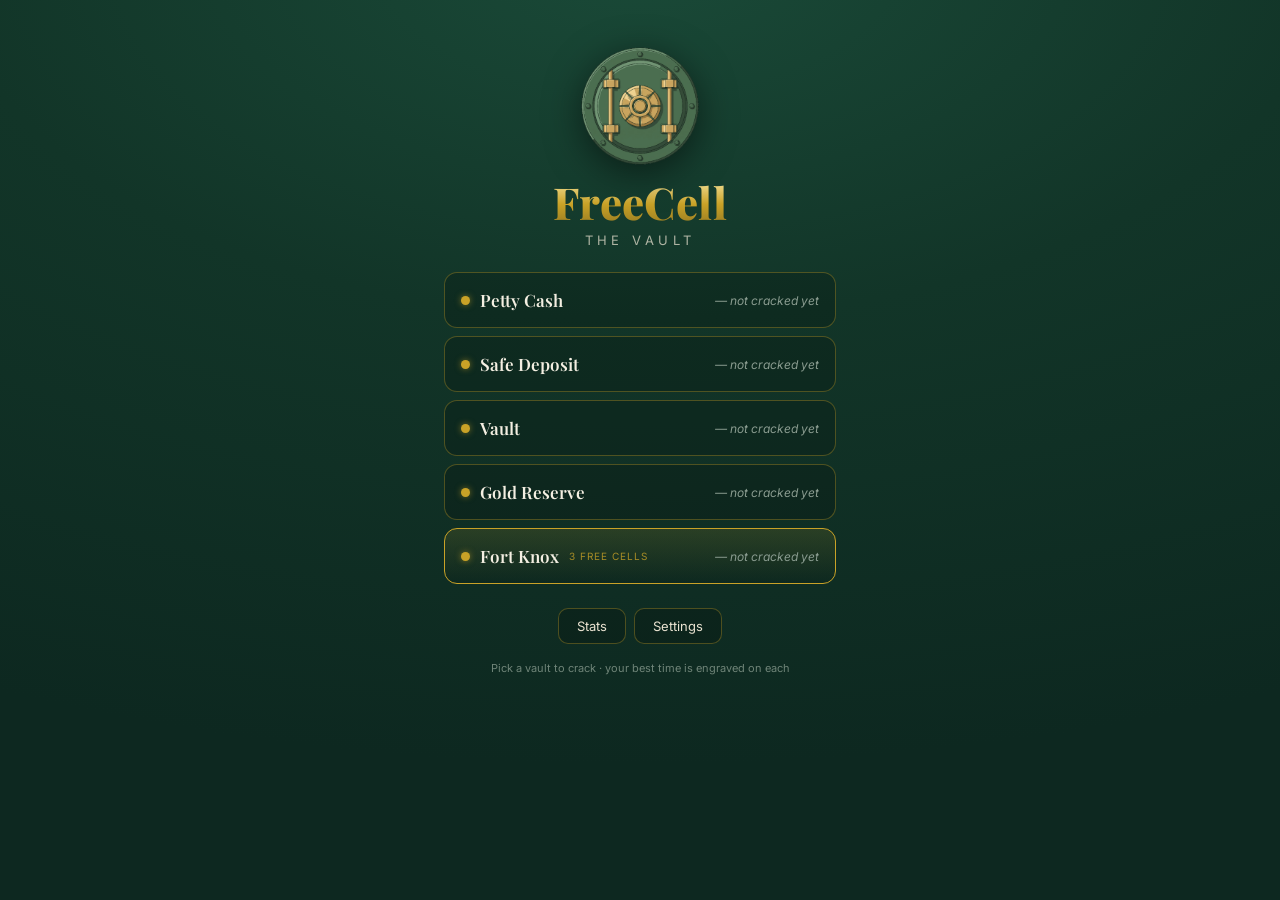
<file: index.html>
<!DOCTYPE html>
<html lang="en">
<head>
<meta charset="UTF-8">
<meta name="viewport" content="width=device-width, initial-scale=1, viewport-fit=cover, user-scalable=no">
<title>FreeCell · The Vault</title>
<meta name="theme-color" content="#123528">
<meta name="apple-mobile-web-app-capable" content="yes">
<meta name="apple-mobile-web-app-status-bar-style" content="black-translucent">
<meta name="apple-mobile-web-app-title" content="The Vault">
<link rel="apple-touch-icon" href="icons/icon-180.png">
<link rel="manifest" href="manifest.json">
<link rel="preconnect" href="https://fonts.googleapis.com">
<link rel="preconnect" href="https://fonts.gstatic.com" crossorigin>
<link href="https://fonts.googleapis.com/css2?family=Playfair+Display:wght@600;700;800&family=Inter:wght@400;500;600;700&display=swap" rel="stylesheet">
<link rel="stylesheet" href="style.css">
</head>
<body>

<!-- ============================ START SCREEN ============================ -->
<section id="startScreen" class="screen">
  <div class="start-inner">
    <img id="emblem" class="emblem" src="vault-emblem.png" alt="Vault emblem" draggable="false">
    <h1 class="title">FreeCell</h1>
    <div class="subtitle">The Vault</div>

    <button id="continueBtn" class="continue" hidden>
      <span class="c-l"><span class="c-k">Continue</span><span id="continueDesc" class="c-v">—</span></span>
      <span class="c-go">▶</span>
    </button>

    <div id="tierList" class="tiers"><!-- tiers injected by app.js --></div>

    <div class="start-foot">
      <button id="statsBtn" class="ghost-btn">Stats</button>
      <button id="settingsBtn" class="ghost-btn">Settings</button>
    </div>
    <div class="footnote">Pick a vault to crack · your best time is engraved on each</div>
  </div>
</section>

<!-- ============================ GAME SCREEN ============================ -->
<section id="gameScreen" class="screen" hidden>
  <header class="hud">
    <button id="backBtn" class="ico" title="Menu" aria-label="Menu">‹</button>
    <div class="hud-mid">
      <div id="hudTier" class="hud-tier">Vault</div>
      <div class="hud-stats"><span id="hudTime">0:00</span><span class="dotsep">·</span><span id="hudMoves">0 moves</span></div>
    </div>
    <div class="hud-right">
      <button id="undoBtn" class="ico" title="Undo" aria-label="Undo" disabled>↶</button>
      <button id="menuBtn" class="ico" title="More" aria-label="More">⋯</button>
    </div>
  </header>

  <div id="boardWrap">
    <div id="board"><!-- slots + cards positioned by app.js --></div>
  </div>

  <div class="actionbar">
    <button id="autoBtn" class="act">⤴ Auto</button>
    <button id="hintBtn" class="act">Hint</button>
    <button id="newDealBtn" class="act">New deal</button>
    <button id="restartBtn" class="act">Restart</button>
  </div>

  <canvas id="winCanvas"></canvas>
  <div id="winBanner" class="winbanner" hidden>
    <div class="wb-big">Vault Cracked</div>
    <div id="wbSub" class="wb-sub">Vault · 0:00</div>
    <div id="wbRecord" class="wb-rec" hidden>★ New vault record</div>
    <button id="wbContinue" class="wb-btn">Back to vaults</button>
  </div>
</section>

<!-- ============================ MENU SHEET ============================ -->
<div id="sheet" class="sheet" hidden>
  <div class="sheet-card" id="sheetCard">
    <div class="sheet-handle"></div>
    <div id="sheetBody"></div>
    <button id="sheetClose" class="sheet-close">Close</button>
  </div>
</div>

<!-- toast -->
<div id="toast" class="toast" hidden></div>

<script src="game.js"></script>
<script src="solver.js"></script>
<script src="deals.js"></script>
<script src="app.js"></script>
</body>
</html>
</file>
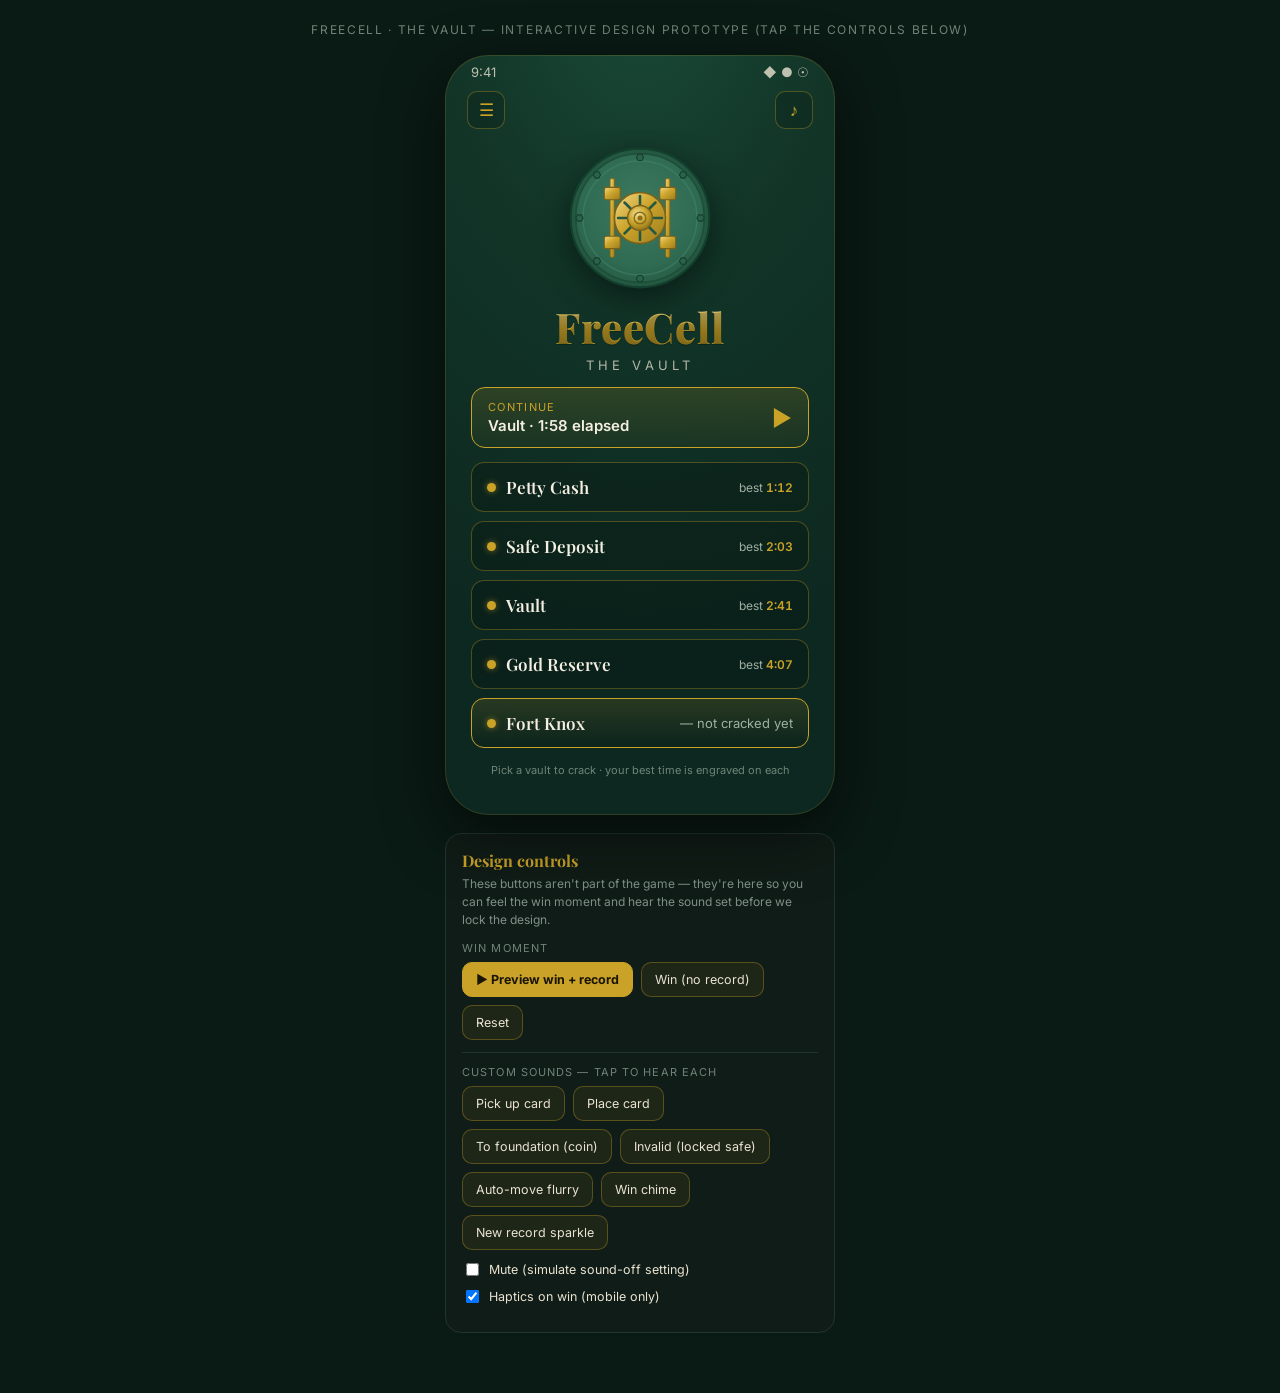
<file: freecell-vault-prototype.html>
<!DOCTYPE html>
<html lang="en">
<head>
<meta charset="UTF-8">
<meta name="viewport" content="width=device-width, initial-scale=1.0, maximum-scale=1.0, user-scalable=no">
<title>FreeCell · The Vault — design prototype</title>
<link href="https://fonts.googleapis.com/css2?family=Playfair+Display:wght@600;700;800&family=Inter:wght@400;500;600;700&display=swap" rel="stylesheet">
<style>
  :root{
    --bg:#123528; --bg-2:#0d2820; --brass:#C9A227; --brass-dim:#9c7f22;
    --cream:#F4EFE2; --red:#B03A2E; --hud:#EAE3D1; --ink:#16130c;
    --line:rgba(201,162,39,.35);
    --s1:4px; --s2:8px; --s3:16px; --s4:24px; --s5:32px;
  }
  *{box-sizing:border-box; -webkit-tap-highlight-color:transparent;}
  body{
    margin:0; background:#0a1a14; color:var(--hud);
    font-family:'Inter',-apple-system,sans-serif;
    display:flex; flex-direction:column; align-items:center; gap:18px;
    padding:22px 14px 60px; min-height:100vh;
  }
  .wrap-label{font-size:12px; letter-spacing:.14em; text-transform:uppercase; color:#6f8478;}

  /* ===== PHONE FRAME ===== */
  .phone{
    width:390px; max-width:100%; height:760px; border-radius:44px;
    background:
      radial-gradient(120% 90% at 50% -10%, #1a4a38 0%, var(--bg) 42%, var(--bg-2) 100%);
    box-shadow:0 20px 60px rgba(0,0,0,.55), inset 0 0 0 1px rgba(201,162,39,.18);
    position:relative; overflow:hidden; display:flex; flex-direction:column;
  }
  .statusbar{height:34px; display:flex; align-items:center; justify-content:space-between;
    padding:0 26px; font-size:13px; color:var(--hud); opacity:.8; flex:none;}
  .topbar{display:flex; align-items:center; justify-content:space-between; padding:2px 22px 0; flex:none;}
  .icobtn{width:38px;height:38px;border-radius:10px;border:1px solid var(--line);
    background:rgba(0,0,0,.15); color:var(--brass); display:flex;align-items:center;justify-content:center;
    font-size:17px; cursor:pointer;}
  .screen{flex:1; display:flex; flex-direction:column; align-items:center; padding:6px 26px 26px; overflow:hidden;}

  /* ===== VAULT EMBLEM ===== */
  .vault{ width:146px; height:146px; margin:10px 0 4px; display:block;
    filter:drop-shadow(0 8px 16px rgba(0,0,0,.45)); }

  .title{font-family:'Playfair Display',serif; font-weight:800; font-size:42px; letter-spacing:.02em;
    color:transparent; background:linear-gradient(180deg,#f4e29a,var(--brass) 55%,#9c7f22);
    -webkit-background-clip:text; background-clip:text; margin:4px 0 0;
    text-shadow:0 1px 0 rgba(0,0,0,.25);}
  .subtitle{font-size:13px; letter-spacing:.32em; text-transform:uppercase; color:var(--hud); opacity:.75; margin:2px 0 14px;}

  /* ===== CONTINUE ===== */
  .continue{width:100%; border:1px solid var(--brass); border-radius:14px;
    background:linear-gradient(180deg, rgba(201,162,39,.16), rgba(201,162,39,.05));
    padding:12px 16px; display:flex; align-items:center; justify-content:space-between;
    margin-bottom:14px; cursor:pointer;}
  .continue .l{display:flex; flex-direction:column; gap:2px;}
  .continue .k{font-size:11px; letter-spacing:.12em; text-transform:uppercase; color:var(--brass);}
  .continue .v{font-size:15px; color:var(--cream); font-weight:600;}
  .continue .go{font-size:22px; color:var(--brass);}

  /* ===== DIFFICULTY TIERS ===== */
  .tiers{width:100%; display:flex; flex-direction:column; gap:9px;}
  .tier{position:relative; width:100%; border:1px solid var(--line); border-radius:13px;
    background:rgba(0,0,0,.18); padding:13px 15px; display:flex; align-items:center; justify-content:space-between;
    cursor:pointer; transition:transform .12s ease, border-color .12s ease, background .12s ease;}
  .tier:active{transform:scale(.98);}
  .tier .name{display:flex; align-items:center; gap:10px;}
  .tier .dot{width:9px;height:9px;border-radius:50%; background:var(--brass); flex:none; box-shadow:0 0 6px rgba(201,162,39,.6);}
  .tier .nm{font-family:'Playfair Display',serif; font-size:17px; color:var(--cream); font-weight:600;}
  .tier .best{font-size:12px; color:#9fb0a4;}
  .tier .best b{color:var(--brass); font-weight:600; font-variant-numeric:tabular-nums;}
  .tier[data-locked] .nm{opacity:.6;}
  .tier .lock{font-size:13px; color:#9fb0a4;}
  /* the five tiers get progressively richer accent */
  .tier.t5{border-color:var(--brass); background:linear-gradient(180deg, rgba(201,162,39,.14), rgba(0,0,0,.1));}

  .footnote{margin-top:14px; font-size:11px; color:#6f8478; text-align:center; line-height:1.5;}

  /* ===== WIN OVERLAY ===== */
  #winCanvas{position:absolute; inset:0; width:100%; height:100%; z-index:40; display:none; pointer-events:none;}
  .winbanner{position:absolute; z-index:41; top:120px; left:0; right:0; text-align:center; display:none;
    pointer-events:none;}
  .winbanner .big{font-family:'Playfair Display',serif; font-weight:800; font-size:38px;
    color:transparent; background:linear-gradient(180deg,#f4e29a,var(--brass) 60%,#9c7f22);
    -webkit-background-clip:text; background-clip:text; filter:drop-shadow(0 2px 8px rgba(0,0,0,.5));}
  .winbanner .sub{font-size:14px; letter-spacing:.2em; text-transform:uppercase; color:var(--cream); margin-top:4px;}
  .winbanner .rec{display:inline-block; margin-top:10px; font-size:12px; letter-spacing:.1em;
    color:#0e2c22; background:var(--brass); padding:5px 12px; border-radius:20px; font-weight:700;}

  /* ===== DESIGN CONTROLS (not part of the game UI) ===== */
  .controls{width:390px; max-width:100%; background:#101c17; border:1px solid #22352c; border-radius:16px;
    padding:16px; }
  .controls h3{margin:0 0 4px; font-family:'Playfair Display',serif; font-size:16px; color:var(--brass); font-weight:700;}
  .controls .hint{font-size:12px; color:#7f9187; margin:0 0 12px; line-height:1.5;}
  .row{display:flex; flex-wrap:wrap; gap:8px; margin-bottom:10px;}
  .btn{border:1px solid var(--line); background:rgba(201,162,39,.08); color:var(--hud);
    padding:9px 13px; border-radius:10px; font-size:12.5px; cursor:pointer; font-family:inherit;}
  .btn:active{transform:scale(.97);}
  .btn.primary{background:var(--brass); color:#1a1405; border-color:var(--brass); font-weight:700;}
  .toggle{display:flex; align-items:center; gap:7px; font-size:12.5px; color:var(--hud);}
  .divider{height:1px; background:#22352c; margin:12px 0;}
  .clab{font-size:11px; letter-spacing:.1em; text-transform:uppercase; color:#6f8478; margin:0 0 7px;}
</style>
</head>
<body>

  <div class="wrap-label">FreeCell · The Vault — interactive design prototype (tap the controls below)</div>

  <!-- ============ PHONE ============ -->
  <div class="phone" id="phone">
    <div class="statusbar"><span>9:41</span><span>&#9670; &#9679; &#9737;</span></div>
    <div class="topbar">
      <div class="icobtn" title="Stats">&#9776;</div>
      <div class="icobtn" id="soundIco" title="Sound">&#9834;</div>
    </div>

    <div class="screen">
      <svg class="vault" viewBox="0 0 200 200" xmlns="http://www.w3.org/2000/svg" role="img" aria-label="Vault door">
        <defs>
          <radialGradient id="vgFace" cx="50%" cy="42%" r="65%">
            <stop offset="0%" stop-color="#3c7a60"/><stop offset="70%" stop-color="#2f6b52"/><stop offset="100%" stop-color="#255840"/>
          </radialGradient>
          <linearGradient id="vgBrass" x1="0" y1="0" x2="1" y2="1">
            <stop offset="0%" stop-color="#f0d888"/><stop offset="45%" stop-color="#cda52c"/><stop offset="100%" stop-color="#9c7d1e"/>
          </linearGradient>
          <radialGradient id="vgHub" cx="40%" cy="35%" r="70%">
            <stop offset="0%" stop-color="#f4e29a"/><stop offset="55%" stop-color="#c9a227"/><stop offset="100%" stop-color="#8a6f1c"/>
          </radialGradient>
        </defs>
        <!-- door body -->
        <circle cx="100" cy="100" r="95" fill="#255840" stroke="#123f2e" stroke-width="3"/>
        <circle cx="100" cy="100" r="88" fill="url(#vgFace)" stroke="#1c4e3a" stroke-width="2"/>
        <circle cx="100" cy="100" r="78" fill="none" stroke="#3f8168" stroke-width="2" opacity=".7"/>
        <!-- hex bolts around rim -->
        <g fill="#2a6349" stroke="#153f2e" stroke-width="1.5">
          <polygon points="5,0 2.5,4.33 -2.5,4.33 -5,0 -2.5,-4.33 2.5,-4.33" transform="translate(100,17)"/>
          <polygon points="5,0 2.5,4.33 -2.5,4.33 -5,0 -2.5,-4.33 2.5,-4.33" transform="translate(159,41)"/>
          <polygon points="5,0 2.5,4.33 -2.5,4.33 -5,0 -2.5,-4.33 2.5,-4.33" transform="translate(183,100)"/>
          <polygon points="5,0 2.5,4.33 -2.5,4.33 -5,0 -2.5,-4.33 2.5,-4.33" transform="translate(159,159)"/>
          <polygon points="5,0 2.5,4.33 -2.5,4.33 -5,0 -2.5,-4.33 2.5,-4.33" transform="translate(100,183)"/>
          <polygon points="5,0 2.5,4.33 -2.5,4.33 -5,0 -2.5,-4.33 2.5,-4.33" transform="translate(41,159)"/>
          <polygon points="5,0 2.5,4.33 -2.5,4.33 -5,0 -2.5,-4.33 2.5,-4.33" transform="translate(17,100)"/>
          <polygon points="5,0 2.5,4.33 -2.5,4.33 -5,0 -2.5,-4.33 2.5,-4.33" transform="translate(41,41)"/>
        </g>
        <!-- vertical locking bars + clamps -->
        <g stroke="#7a611a">
          <rect x="59" y="46" width="6" height="108" rx="2" fill="url(#vgBrass)" stroke-width="1.2"/>
          <rect x="135" y="46" width="6" height="108" rx="2" fill="url(#vgBrass)" stroke-width="1.2"/>
          <rect x="51" y="58" width="22" height="17" rx="3" fill="url(#vgBrass)" stroke-width="1.6"/>
          <rect x="51" y="125" width="22" height="17" rx="3" fill="url(#vgBrass)" stroke-width="1.6"/>
          <rect x="127" y="58" width="22" height="17" rx="3" fill="url(#vgBrass)" stroke-width="1.6"/>
          <rect x="127" y="125" width="22" height="17" rx="3" fill="url(#vgBrass)" stroke-width="1.6"/>
        </g>
        <!-- central spoked wheel -->
        <circle cx="100" cy="100" r="35" fill="url(#vgBrass)" stroke="#7a611a" stroke-width="2"/>
        <g stroke="#255840" stroke-width="3.5" stroke-linecap="round">
          <line x1="100" y1="70" x2="100" y2="130"/>
          <line x1="70" y1="100" x2="130" y2="100"/>
          <g transform="rotate(45 100 100)"><line x1="100" y1="70" x2="100" y2="130"/><line x1="70" y1="100" x2="130" y2="100"/></g>
        </g>
        <circle cx="100" cy="100" r="17" fill="url(#vgHub)" stroke="#7a611a" stroke-width="2"/>
        <circle cx="100" cy="100" r="8" fill="none" stroke="#8a6f1c" stroke-width="2"/>
        <circle cx="100" cy="100" r="3.5" fill="#8a6f1c"/>
      </svg>
      <div class="title">FreeCell</div>
      <div class="subtitle">The Vault</div>

      <div class="continue" onclick="flash(this)">
        <div class="l"><span class="k">Continue</span><span class="v">Vault &middot; 1:58 elapsed</span></div>
        <div class="go">&#9654;</div>
      </div>

      <div class="tiers">
        <div class="tier" onclick="pickTier(this,1)"><div class="name"><span class="dot"></span><span class="nm">Petty Cash</span></div><span class="best">best <b>1:12</b></span></div>
        <div class="tier" onclick="pickTier(this,2)"><div class="name"><span class="dot"></span><span class="nm">Safe Deposit</span></div><span class="best">best <b>2:03</b></span></div>
        <div class="tier" onclick="pickTier(this,3)"><div class="name"><span class="dot"></span><span class="nm">Vault</span></div><span class="best">best <b>2:41</b></span></div>
        <div class="tier" onclick="pickTier(this,4)"><div class="name"><span class="dot"></span><span class="nm">Gold Reserve</span></div><span class="best">best <b>4:07</b></span></div>
        <div class="tier t5" onclick="pickTier(this,5)"><div class="name"><span class="dot"></span><span class="nm">Fort Knox</span></div><span class="best"><span class="lock">— not cracked yet</span></span></div>
      </div>

      <div class="footnote">Pick a vault to crack &middot; your best time is engraved on each</div>
    </div>

    <canvas id="winCanvas"></canvas>
    <div class="winbanner" id="winBanner">
      <div class="big">Vault Cracked</div>
      <div class="sub">Fort Knox &middot; 3:24</div>
      <div class="rec" id="recPill">&#9733; New vault record</div>
    </div>
  </div>

  <!-- ============ DESIGN CONTROLS ============ -->
  <div class="controls">
    <h3>Design controls</h3>
    <p class="hint">These buttons aren't part of the game — they're here so you can feel the win moment and hear the sound set before we lock the design.</p>

    <p class="clab">Win moment</p>
    <div class="row">
      <button class="btn primary" onclick="playWin(true)">&#9654; Preview win + record</button>
      <button class="btn" onclick="playWin(false)">Win (no record)</button>
      <button class="btn" onclick="stopWin()">Reset</button>
    </div>

    <div class="divider"></div>

    <p class="clab">Custom sounds — tap to hear each</p>
    <div class="row">
      <button class="btn" onclick="sfx.pickup()">Pick up card</button>
      <button class="btn" onclick="sfx.place()">Place card</button>
      <button class="btn" onclick="sfx.foundation()">To foundation (coin)</button>
      <button class="btn" onclick="sfx.invalid()">Invalid (locked safe)</button>
      <button class="btn" onclick="sfx.cascade()">Auto-move flurry</button>
      <button class="btn" onclick="sfx.win()">Win chime</button>
      <button class="btn" onclick="sfx.record()">New record sparkle</button>
    </div>
    <div class="row">
      <label class="toggle"><input type="checkbox" id="muteChk"> Mute (simulate sound-off setting)</label>
      <label class="toggle"><input type="checkbox" id="hapticChk" checked> Haptics on win (mobile only)</label>
    </div>
  </div>

<script>
/* ================= SOUND (WebAudio, synthesized — no files, works offline) ================= */
let AC=null;
function ac(){ if(!AC){ AC=new (window.AudioContext||window.webkitAudioContext)(); } if(AC.state==='suspended') AC.resume(); return AC; }
function muted(){ return document.getElementById('muteChk').checked; }
function tone(freq,dur,type='sine',vol=0.18,when=0,slideTo=null){
  if(muted()) return;
  const c=ac(), t=c.currentTime+when;
  const o=c.createOscillator(), g=c.createGain();
  o.type=type; o.frequency.setValueAtTime(freq,t);
  if(slideTo) o.frequency.exponentialRampToValueAtTime(slideTo,t+dur);
  g.gain.setValueAtTime(0.0001,t);
  g.gain.exponentialRampToValueAtTime(vol,t+0.008);
  g.gain.exponentialRampToValueAtTime(0.0001,t+dur);
  o.connect(g).connect(c.destination); o.start(t); o.stop(t+dur+0.02);
}
function noise(dur,vol=0.15,when=0,lp=1800){
  if(muted()) return;
  const c=ac(), t=c.currentTime+when;
  const n=Math.floor(c.sampleRate*dur), buf=c.createBuffer(1,n,c.sampleRate), d=buf.getChannelData(0);
  for(let i=0;i<n;i++) d[i]=(Math.random()*2-1)*(1-i/n);
  const s=c.createBufferSource(); s.buffer=buf;
  const f=c.createBiquadFilter(); f.type='lowpass'; f.frequency.value=lp;
  const g=c.createGain(); g.gain.setValueAtTime(vol,t); g.gain.exponentialRampToValueAtTime(0.0001,t+dur);
  s.connect(f).connect(g).connect(c.destination); s.start(t); s.stop(t+dur+0.02);
}
const sfx={
  pickup(){ tone(520,0.09,'triangle',0.12,0,660); },                 // soft upward slide
  place(){ noise(0.05,0.10,0,2600); tone(300,0.05,'square',0.05); }, // felt clack
  foundation(){ tone(1180,0.10,'sine',0.14); tone(1560,0.12,'sine',0.10,0.04); }, // two coin pings
  invalid(){ tone(150,0.16,'sawtooth',0.10,0,110); noise(0.06,0.06,0,500); },      // locked-safe thunk
  cascade(){ for(let i=0;i<6;i++) tone(900+i*120,0.05,'sine',0.07,i*0.05); },       // coin flurry
  win(){                                                                            // vault door + chime
    noise(0.5,0.18,0,320);                                  // heavy door
    const notes=[392,523,659,784,1047];                     // G major arpeggio up
    notes.forEach((f,i)=>tone(f,0.5,'triangle',0.13,0.12+i*0.09));
  },
  record(){ const n=[1047,1319,1568,2093]; n.forEach((f,i)=>tone(f,0.35,'sine',0.10,i*0.07)); }
};
document.getElementById('soundIco').addEventListener('click',()=>sfx.foundation());

/* ================= HOME SCREEN INTERACTIONS ================= */
function flash(el){ el.style.borderColor='#f4e29a'; sfx.pickup(); setTimeout(()=>el.style.borderColor='',180); }
function pickTier(el,n){
  document.querySelectorAll('.tier').forEach(t=>t.style.borderColor='');
  el.style.borderColor='var(--brass)';
  el.style.background='linear-gradient(180deg, rgba(201,162,39,.22), rgba(0,0,0,.1))';
  sfx.place();
  setTimeout(()=>{ if(!el.classList.contains('t5')) el.style.background=''; },600);
}

/* ================= WIN CARD CASCADE ================= */
const cv=document.getElementById('winCanvas'), banner=document.getElementById('winBanner');
let ctx, cards=[], raf=null, spawnTimer=0, spawnIdx=0, running=false;
const SUITS=[{s:'♠',r:false},{s:'♥',r:true},{s:'♦',r:true},{s:'♣',r:false}];
const RANKS=['A','K','Q','J','10','9','8','7'];
function sizeCanvas(){ const r=document.getElementById('phone').getBoundingClientRect();
  cv.width=r.width; cv.height=r.height; }
function drawCard(c){
  const w=34,h=46;
  ctx.save(); ctx.translate(c.x,c.y); ctx.rotate(c.rot);
  ctx.fillStyle='rgba(0,0,0,.25)'; roundRect(-w/2+1,-h/2+2,w,h,5); ctx.fill();
  ctx.fillStyle='#F4EFE2'; roundRect(-w/2,-h/2,w,h,5); ctx.fill();
  ctx.lineWidth=1.2; ctx.strokeStyle='#C9A227'; roundRect(-w/2,-h/2,w,h,5); ctx.stroke();
  ctx.fillStyle=c.suit.r?'#B03A2E':'#16130c';
  ctx.font='700 13px Inter, sans-serif'; ctx.textAlign='left'; ctx.textBaseline='top';
  ctx.fillText(c.rank, -w/2+4, -h/2+3);
  ctx.font='15px serif'; ctx.fillText(c.suit.s, -w/2+4, -h/2+16);
  ctx.restore();
}
function roundRect(x,y,w,h,r){ ctx.beginPath(); ctx.moveTo(x+r,y);
  ctx.arcTo(x+w,y,x+w,y+h,r); ctx.arcTo(x+w,y+h,x,y+h,r);
  ctx.arcTo(x,y+h,x,y,r); ctx.arcTo(x,y,x+w,y,r); ctx.closePath(); }
function spawnCard(){
  const foundX=[cv.width*0.60,cv.width*0.70,cv.width*0.80,cv.width*0.90];
  const fx=foundX[spawnIdx%4]; spawnIdx++;
  cards.push({ x:fx, y:120, vx:-(2+Math.random()*3.2), vy:-(1+Math.random()*2), rot:0, vr:(Math.random()-.5)*0.15,
    suit:SUITS[Math.floor(Math.random()*4)], rank:RANKS[Math.floor(Math.random()*RANKS.length)] });
  if(!muted() && spawnIdx%2===0) tone(700+Math.random()*500,0.04,'sine',0.05);
}
function frame(){
  if(!running) return;
  // gentle fade → leaves brass-tinted trails like the classic bounce
  ctx.fillStyle='rgba(18,53,40,0.12)'; ctx.fillRect(0,0,cv.width,cv.height);
  spawnTimer++;
  if(spawnTimer%5===0 && spawnIdx<64) spawnCard();
  const g=0.32, floor=cv.height-24;
  for(const c of cards){
    c.vy+=g; c.x+=c.vx; c.y+=c.vy; c.rot+=c.vr;
    if(c.y>floor){ c.y=floor; c.vy*=-0.62; c.vx*=0.98; if(Math.abs(c.vy)<1.4) c.vy-=Math.random()*2; }
    drawCard(c);
  }
  cards=cards.filter(c=>c.x>-40 && c.x<cv.width+40);
  raf=requestAnimationFrame(frame);
}
function playWin(record){
  ac(); stopWin();
  sizeCanvas(); cv.style.display='block'; cv.style.opacity='1'; cv.style.transition=''; ctx=cv.getContext('2d');
  ctx.clearRect(0,0,cv.width,cv.height);
  cards=[]; spawnIdx=0; spawnTimer=0; running=true;
  document.getElementById('recPill').style.display = record?'inline-block':'none';
  banner.style.display='block';
  banner.animate([{opacity:0,transform:'translateY(10px) scale(.96)'},{opacity:1,transform:'none'}],{duration:420,easing:'cubic-bezier(.2,.9,.3,1.3)'});
  sfx.win();
  if(record) setTimeout(()=>sfx.record(),650);
  if(document.getElementById('hapticChk').checked && navigator.vibrate) navigator.vibrate(record?[40,50,40,50,90]:[40,60,120]);
  frame();
  setTimeout(()=>{                                    // settle, then fade the whole overlay out so the
    running=false; if(raf) cancelAnimationFrame(raf);  // board returns to one uniform color (no trail film)
    cv.style.transition='opacity .55s ease'; cv.style.opacity='0';
    banner.animate([{opacity:1},{opacity:0}],{duration:550,fill:'forwards'});
    setTimeout(stopWin,600);
  },4400);
}
function stopWin(){
  running=false; if(raf) cancelAnimationFrame(raf);
  cv.style.display='none'; cv.style.opacity='1'; cv.style.transition='';
  banner.style.display='none'; cards=[];
  if(ctx) ctx.clearRect(0,0,cv.width,cv.height);
}
window.addEventListener('resize',()=>{ if(cv.style.display==='block') sizeCanvas(); });
</script>
</body>
</html>
</file>
<file: style.css>
/* ============================================================================
 * style.css — FreeCell "The Vault"
 * Concept: cracking a bank vault after hours. Felt-green table, brass accents,
 * cream cards raised over recessed safe-deposit slots.
 * ========================================================================== */
:root {
  --bg: #123528;
  --bg-2: #0d2820;
  --brass: #C9A227;
  --brass-lo: #9c7f22;
  --brass-hi: #f4e29a;
  --cream: #F4EFE2;
  --red: #B03A2E;
  --ink: #16130c;
  --hud: #EAE3D1;
  --slot: #1a4536;
  --line: rgba(201, 162, 39, .35);
  /* spacing scale 4/8/16/24/32 */
  --s1: 4px; --s2: 8px; --s3: 16px; --s4: 24px; --s5: 32px;
  --safe-top: env(safe-area-inset-top, 0px);
  --safe-bot: env(safe-area-inset-bottom, 0px);
}

* { box-sizing: border-box; -webkit-tap-highlight-color: transparent; }
html, body {
  margin: 0; height: 100%;
  background: radial-gradient(120% 90% at 50% -5%, #1a4a38 0%, var(--bg) 45%, var(--bg-2) 100%);
  color: var(--hud);
  font-family: 'Inter', -apple-system, BlinkMacSystemFont, sans-serif;
  overscroll-behavior: none; touch-action: manipulation;
  -webkit-user-select: none; user-select: none;
}
body { position: fixed; inset: 0; }

.screen {
  position: absolute; inset: 0;
  display: flex; flex-direction: column;
  padding-top: var(--safe-top); padding-bottom: var(--safe-bot);
}
[hidden] { display: none !important; }

/* ============================== START SCREEN ============================== */
#startScreen { overflow-y: auto; }
.start-inner {
  width: 100%; max-width: 440px; margin: 0 auto;
  padding: var(--s4) var(--s4) var(--s5);
  display: flex; flex-direction: column; align-items: center;
  min-height: 100%;
}
.emblem {
  width: 132px; height: 132px; object-fit: contain; margin-top: var(--s3);
  filter: drop-shadow(0 8px 18px rgba(0, 0, 0, .5));
}
.title {
  font-family: 'Playfair Display', serif; font-weight: 800; font-size: 44px;
  letter-spacing: .01em; margin: var(--s2) 0 0; line-height: 1;
  color: transparent; background: linear-gradient(180deg, var(--brass-hi), var(--brass) 55%, var(--brass-lo));
  -webkit-background-clip: text; background-clip: text;
}
.subtitle {
  font-size: 13px; letter-spacing: .34em; text-transform: uppercase;
  color: var(--hud); opacity: .72; margin: var(--s2) 0 var(--s4);
}

.continue {
  width: 100%; border: 1px solid var(--brass); border-radius: 14px; cursor: pointer;
  background: linear-gradient(180deg, rgba(201, 162, 39, .18), rgba(201, 162, 39, .05));
  padding: var(--s2) var(--s3); display: flex; align-items: center; justify-content: space-between;
  margin-bottom: var(--s3); color: inherit; font-family: inherit;
  transition: transform .15s ease;
}
.continue:active { transform: scale(.98); }
.c-l { display: flex; flex-direction: column; gap: 2px; text-align: left; }
.c-k { font-size: 11px; letter-spacing: .12em; text-transform: uppercase; color: var(--brass); }
.c-v { font-size: 15px; color: var(--cream); font-weight: 600; }
.c-go { font-size: 20px; color: var(--brass); }

.tiers { width: 100%; display: flex; flex-direction: column; gap: var(--s2); }
.tier {
  position: relative; width: 100%; border: 1px solid var(--line); border-radius: 13px;
  background: rgba(0, 0, 0, .18); padding: 13px var(--s3);
  display: flex; align-items: center; justify-content: space-between;
  cursor: pointer; color: inherit; font-family: inherit; min-height: 56px;
  transition: transform .12s ease, border-color .12s ease, background .12s ease;
}
.tier:active { transform: scale(.985); }
.tier .t-name { display: flex; align-items: center; gap: 10px; }
.tier .t-dot { width: 9px; height: 9px; border-radius: 50%; background: var(--brass);
  flex: none; box-shadow: 0 0 6px rgba(201, 162, 39, .6); }
.tier .t-nm { font-family: 'Playfair Display', serif; font-size: 17px; color: var(--cream); font-weight: 600; }
.tier .t-best { font-size: 12px; color: #9fb0a4; text-align: right; }
.tier .t-best b { color: var(--brass); font-weight: 600; font-variant-numeric: tabular-nums; }
.tier .t-lock { font-size: 12px; color: #8a9c90; font-style: italic; }
.tier.t5 { border-color: var(--brass); background: linear-gradient(180deg, rgba(201, 162, 39, .14), rgba(0, 0, 0, .1)); }
.tier .t-fk { font-size: 10px; letter-spacing: .1em; text-transform: uppercase; color: var(--brass); opacity: .8; }

.start-foot { display: flex; gap: var(--s2); margin-top: var(--s4); }
.ghost-btn {
  background: rgba(0, 0, 0, .18); border: 1px solid var(--line); color: var(--hud);
  padding: 9px 18px; border-radius: 10px; font-size: 13px; font-family: inherit; cursor: pointer;
}
.ghost-btn:active { transform: scale(.97); }
.footnote { margin-top: var(--s3); font-size: 11px; color: #6f8478; text-align: center; line-height: 1.5; }

/* ================================ HUD ==================================== */
.hud {
  display: flex; align-items: center; justify-content: space-between;
  padding: var(--s2) var(--s3); flex: none; gap: var(--s2);
}
.hud-mid { text-align: center; }
.hud-tier { font-family: 'Playfair Display', serif; font-size: 17px; color: var(--brass); font-weight: 700; line-height: 1.1; }
.hud-stats { font-size: 12.5px; color: var(--hud); opacity: .85; font-variant-numeric: tabular-nums; }
.dotsep { opacity: .5; margin: 0 6px; }
.hud-right { display: flex; gap: var(--s2); }
.ico {
  width: 40px; height: 40px; border-radius: 11px; border: 1px solid var(--line);
  background: rgba(0, 0, 0, .18); color: var(--brass); font-size: 20px; line-height: 1;
  display: flex; align-items: center; justify-content: center; cursor: pointer; font-family: inherit;
  transition: transform .12s ease, opacity .12s ease;
}
.ico:active { transform: scale(.94); }
.ico:disabled { opacity: .35; }
#backBtn { font-size: 26px; }

/* ================================ BOARD ================================== */
#boardWrap { flex: 1; overflow: hidden; padding: 0 var(--s2); min-height: 0; }
#board { position: relative; width: 100%; height: 100%; }

.slot {
  position: absolute; border-radius: 8px; cursor: pointer;
  background: var(--slot);
  box-shadow: inset 0 2px 5px rgba(0, 0, 0, .4), inset 0 0 0 1px var(--line);
}
.slot .slot-glyph {
  position: absolute; inset: 0; display: flex; align-items: center; justify-content: center;
  font-size: 22px; color: rgba(201, 162, 39, .28); font-family: 'Playfair Display', serif;
}
.slot.col { background: rgba(0, 0, 0, .16); box-shadow: inset 0 1px 3px rgba(0, 0, 0, .3), inset 0 0 0 1px rgba(201, 162, 39, .22); }
.slot.drop-ok { box-shadow: inset 0 0 0 2px var(--brass), 0 0 12px rgba(201, 162, 39, .55); background: rgba(201, 162, 39, .12); }
.card.drop-ok { box-shadow: 0 0 0 2px var(--brass), 0 4px 12px rgba(0, 0, 0, .45); z-index: 480; }

.colzone { position: absolute; cursor: pointer; }

.card {
  position: absolute; border-radius: 8px; background: var(--cream);
  box-shadow: 0 2px 4px rgba(0, 0, 0, .35), inset 0 0 0 1px rgba(0, 0, 0, .06);
  border: 1px solid var(--brass-lo);
  will-change: transform; cursor: pointer;
  transition: transform .18s cubic-bezier(.25, .8, .35, 1), box-shadow .12s ease;
  overflow: hidden;
}
.card .r { position: absolute; top: 3px; left: 5px; font-weight: 700; line-height: 1;
  font-family: 'Inter', sans-serif; letter-spacing: -.02em; }
.card .s { position: absolute; top: 3px; right: 5px; line-height: 1; }
.card .big { position: absolute; left: 0; right: 0; bottom: 4px; text-align: center; opacity: .16; }
.card.red { color: var(--red); }
.card.black { color: var(--ink); }
.card.sel {
  box-shadow: 0 0 0 2px var(--brass-hi), 0 6px 14px rgba(0, 0, 0, .5); z-index: 500;
  transform: translate(var(--tx), var(--ty)) translateY(-4px) !important;
}
.card.hint-src { box-shadow: 0 0 0 2px #6fd3a0, 0 6px 14px rgba(0, 0, 0, .5); }
.card.hint-dst { box-shadow: 0 0 0 2px var(--brass), 0 0 12px rgba(201, 162, 39, .6); }
.card.shake { animation: shake .32s ease; }
@keyframes shake {
  0%, 100% { transform: translate(var(--tx), var(--ty)); }
  20% { transform: translate(calc(var(--tx) - 6px), var(--ty)); }
  50% { transform: translate(calc(var(--tx) + 6px), var(--ty)); }
  80% { transform: translate(calc(var(--tx) - 3px), var(--ty)); }
}
.card.pressed { transform: translate(var(--tx), var(--ty)) scale(.97); }

/* ============================== ACTION BAR =============================== */
.actionbar {
  display: flex; gap: var(--s2); padding: var(--s2) var(--s3) calc(var(--s2) + 2px);
  flex: none; justify-content: center;
}
.act {
  flex: 1; max-width: 120px; min-height: 44px; border-radius: 12px;
  border: 1px solid var(--line); background: rgba(0, 0, 0, .2); color: var(--hud);
  font-size: 13px; font-family: inherit; cursor: pointer; font-weight: 500;
  transition: transform .12s ease, background .12s ease;
}
.act:active { transform: scale(.96); }
.act.armed { border-color: var(--brass); color: var(--brass); background: rgba(201, 162, 39, .12); }

/* ================================ WIN =================================== */
#winCanvas { position: absolute; inset: 0; width: 100%; height: 100%; z-index: 40; display: none; pointer-events: none; }
.winbanner {
  position: absolute; z-index: 41; top: 22%; left: 0; right: 0; text-align: center;
  padding: 0 var(--s4);
}
.wb-big {
  font-family: 'Playfair Display', serif; font-weight: 800; font-size: 40px;
  color: transparent; background: linear-gradient(180deg, var(--brass-hi), var(--brass) 60%, var(--brass-lo));
  -webkit-background-clip: text; background-clip: text; filter: drop-shadow(0 2px 8px rgba(0, 0, 0, .6));
}
.wb-sub { font-size: 15px; letter-spacing: .18em; text-transform: uppercase; color: var(--cream); margin-top: var(--s1); }
.wb-rec {
  display: inline-block; margin-top: var(--s3); font-size: 12px; letter-spacing: .1em;
  color: #0e2c22; background: var(--brass); padding: 6px 14px; border-radius: 20px; font-weight: 700;
}
.wb-btn {
  display: block; margin: var(--s4) auto 0; pointer-events: auto;
  border: 1px solid var(--brass); background: rgba(201, 162, 39, .15); color: var(--cream);
  padding: 12px 26px; border-radius: 12px; font-size: 15px; font-family: inherit; cursor: pointer;
}
.wb-btn:active { transform: scale(.97); }

/* =============================== SHEET ================================== */
.sheet { position: absolute; inset: 0; z-index: 60; display: flex; align-items: flex-end;
  background: rgba(0, 0, 0, .5); }
.sheet-card {
  width: 100%; max-width: 480px; margin: 0 auto;
  background: #143c2d; border-top-left-radius: 22px; border-top-right-radius: 22px;
  border-top: 1px solid var(--line); padding: var(--s2) var(--s4) calc(var(--s4) + var(--safe-bot));
  box-shadow: 0 -12px 40px rgba(0, 0, 0, .5);
  animation: sheetUp .22s ease;
}
@keyframes sheetUp { from { transform: translateY(100%); } to { transform: none; } }
.sheet-handle { width: 40px; height: 4px; border-radius: 2px; background: var(--line); margin: 6px auto var(--s3); }
.sheet h3 { font-family: 'Playfair Display', serif; color: var(--brass); margin: 0 0 var(--s3); font-size: 20px; }
.sheet-row { display: flex; align-items: center; justify-content: space-between; padding: 12px 0; border-bottom: 1px solid rgba(201,162,39,.14); }
.sheet-row:last-of-type { border-bottom: none; }
.sheet-row .lbl { font-size: 15px; color: var(--cream); }
.sheet-row .sub { font-size: 12px; color: #9fb0a4; margin-top: 2px; }
.sheet-close {
  width: 100%; margin-top: var(--s3); border: 1px solid var(--line);
  background: rgba(0, 0, 0, .2); color: var(--hud); padding: 13px; border-radius: 12px;
  font-size: 15px; font-family: inherit; cursor: pointer;
}
.sw { position: relative; width: 50px; height: 30px; flex: none; }
.sw input { display: none; }
.sw label { position: absolute; inset: 0; border-radius: 15px; background: rgba(0,0,0,.3);
  border: 1px solid var(--line); cursor: pointer; transition: background .15s ease; }
.sw label::after { content: ''; position: absolute; top: 3px; left: 3px; width: 22px; height: 22px;
  border-radius: 50%; background: var(--hud); transition: transform .15s ease; }
.sw input:checked + label { background: rgba(201,162,39,.45); }
.sw input:checked + label::after { transform: translateX(20px); background: var(--brass-hi); }
.menu-btn-row { display: flex; flex-wrap: wrap; gap: var(--s2); margin-bottom: var(--s3); }
.menu-btn-row button {
  flex: 1 1 45%; min-height: 46px; border-radius: 12px; border: 1px solid var(--line);
  background: rgba(0,0,0,.2); color: var(--hud); font-size: 14px; font-family: inherit; cursor: pointer;
}
.menu-btn-row button.primary { background: var(--brass); color: #1a1405; border-color: var(--brass); font-weight: 700; }
.stat-grid { display: grid; grid-template-columns: 1fr 1fr; gap: var(--s2) var(--s3); margin-bottom: var(--s3); }
.stat-grid .k { font-size: 12px; color: #9fb0a4; }
.stat-grid .v { font-size: 18px; color: var(--cream); font-weight: 600; font-variant-numeric: tabular-nums; }
.stat-tabs { display: flex; gap: 6px; margin-bottom: var(--s3); flex-wrap: wrap; }
.stat-tabs button { flex: 1; min-width: 60px; padding: 8px 4px; border-radius: 9px; border: 1px solid var(--line);
  background: rgba(0,0,0,.2); color: var(--hud); font-size: 11.5px; font-family: inherit; cursor: pointer; }
.stat-tabs button.on { background: rgba(201,162,39,.18); border-color: var(--brass); color: var(--brass); }

/* =============================== TOAST ================================== */
.toast {
  position: absolute; bottom: calc(84px + var(--safe-bot)); left: 50%; transform: translateX(-50%);
  background: rgba(0, 0, 0, .82); color: var(--hud); padding: 10px 18px; border-radius: 20px;
  font-size: 13px; z-index: 70; border: 1px solid var(--line); pointer-events: none;
  animation: toastIn .2s ease;
}
@keyframes toastIn { from { opacity: 0; transform: translate(-50%, 8px); } to { opacity: 1; transform: translateX(-50%); } }

/* light "daytime bank" theme (optional) */
body.light {
  --bg: #e8e2d0; --bg-2: #d8cfb6; --cream: #fffdf7; --hud: #2a2317; --slot: #cdbf9a;
  --line: rgba(140, 110, 30, .4);
  background: radial-gradient(120% 90% at 50% -5%, #f3eeda 0%, #e3dcc4 55%, #d2c8ad 100%);
  color: var(--hud);
}
body.light .card { box-shadow: 0 2px 5px rgba(80, 60, 20, .28), inset 0 0 0 1px rgba(0,0,0,.05); }
body.light .hud-stats, body.light .footnote { color: #5c5238; }
</file>
